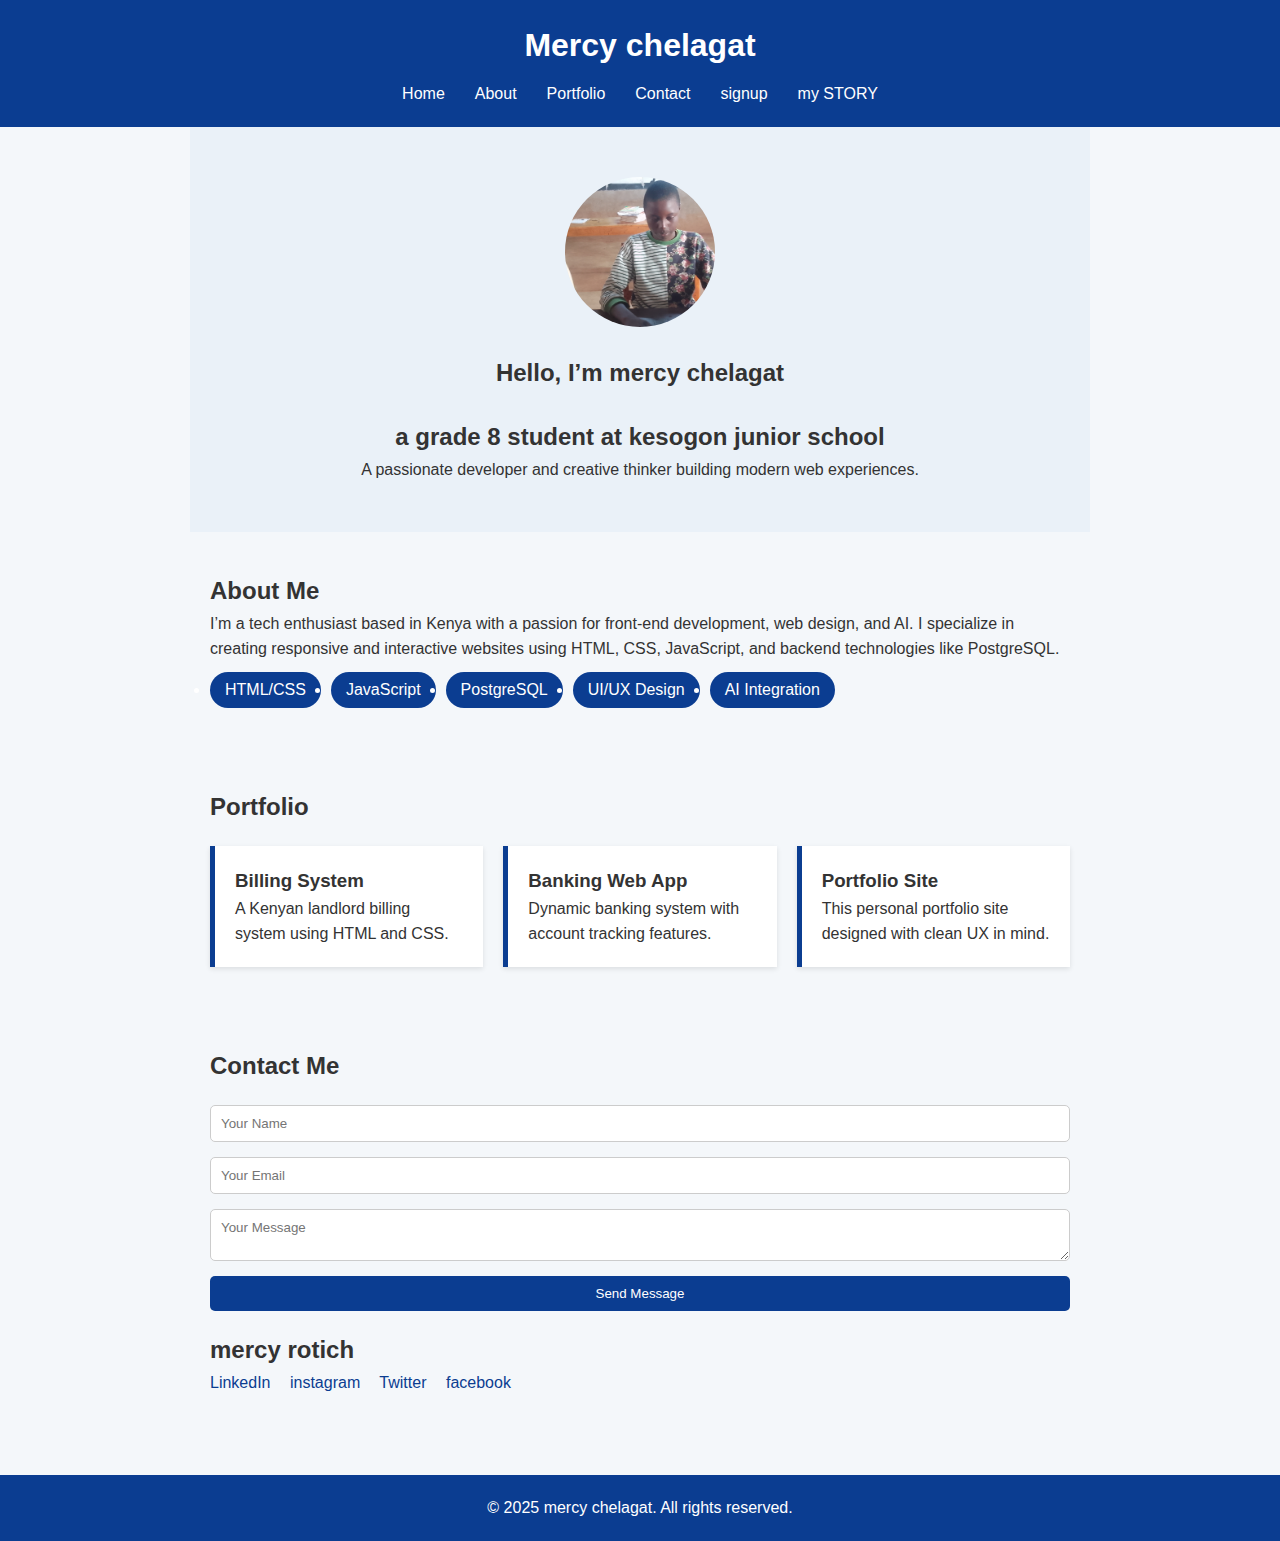
<file: index.html>
<!DOCTYPE html>
<html lang="en">
<head>
  <meta charset="UTF-8" />
  <meta name="viewport" content="width=device-width, initial-scale=1.0"/>
  <title>mercy chelagat | Portfolio</title>
  <link rel="stylesheet" href="style.css"/>
</head>
<body>
  <header>
    <h1>Mercy chelagat</h1>
    <nav>
      <ul>
        <li><a href="#home">Home</a></li>
        <li><a href="#about">About</a></li>
        <li><a href="#portfolio">Portfolio</a></li>
        <li><a href="#contact">Contact</a></li>
        <li><a href="signup.html">signup</a></li>
        <li><a href="mystory.html">my STORY</a></li>
      </ul>
    </nav>
  </header>

  <section id="home" class="hero">
    <img src="ch4.jpg" alt="mercy chelagat" class="profile-pic"/>
    <h2>Hello, I’m mercy chelagat</h2><br>
      <h2>a grade 8 student at kesogon junior school </h2>
    <p>A passionate developer and creative thinker building modern web experiences.</p>
  </section>

  <section id="about">
    <h2>About Me</h2>
    <p>I’m a tech enthusiast based in Kenya with a passion for front-end development, web design, and AI. I specialize in creating responsive and interactive websites using HTML, CSS, JavaScript, and backend technologies like PostgreSQL.</p>
    <ul class="skills">
      <li>HTML/CSS</li>
      <li>JavaScript</li>
      <li>PostgreSQL</li>
      <li>UI/UX Design</li>
      <li>AI Integration</li>
    </ul>
  </section>

  <section id="portfolio">
    <h2>Portfolio</h2>
    <div class="projects">
      <div class="project-card">
        <h3>Billing System</h3>
        <p>A Kenyan landlord billing system using HTML and CSS.</p>
      </div>
      <div class="project-card">
        <h3>Banking Web App</h3>
        <p>Dynamic banking system with account tracking features.</p>
      </div>
      <div class="project-card">
        <h3>Portfolio Site</h3>
        <p>This personal portfolio site designed with clean UX in mind.</p>
      </div>
    </div>
  </section>

  <section id="contact">
    <h2>Contact Me</h2>
    <form action="#">
      <input type="text" placeholder="Your Name" required />
      <input type="email" placeholder="Your Email" required />
      <textarea placeholder="Your Message" required></textarea>
      <button type="submit">Send Message</button>
    </form>
    <div class="social-links">
       <h2>mercy rotich</h2>
      <a href="#">LinkedIn</a>
      <a href="#">instagram</a>
      <a href="#">Twitter</a>
      <a href="#">facebook</a>
    </div>
  </section>

  <footer>
    <p>&copy; 2025 mercy chelagat. All rights reserved.</p>
  </footer>
</body>
</html>
</file>
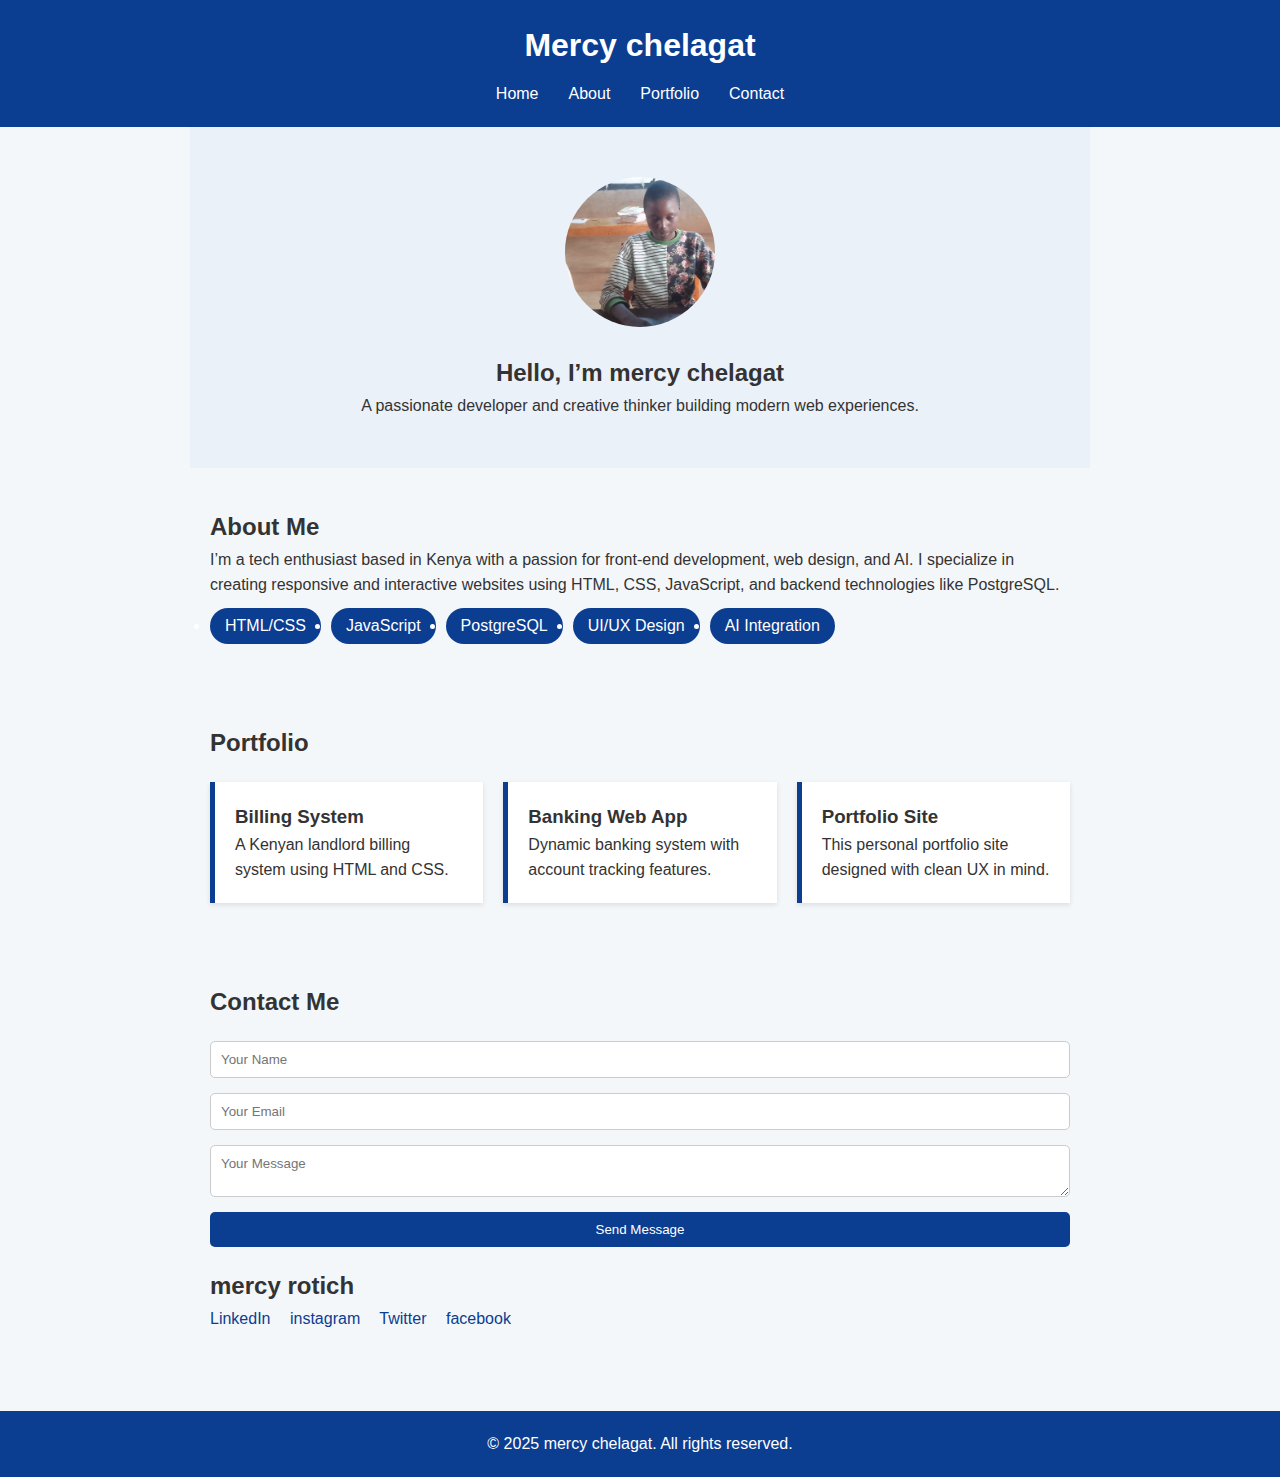
<file: .github/workflows/index.html>
<!DOCTYPE html>
<html lang="en">
<head>
  <meta charset="UTF-8" />
  <meta name="viewport" content="width=device-width, initial-scale=1.0"/>
  <title>mercy chelagat | Portfolio</title>
  <link rel="stylesheet" href="style.css"/>
</head>
<body>
  <header>
    <h1>Mercy chelagat</h1>
    <nav>
      <ul>
        <li><a href="#home">Home</a></li>
        <li><a href="#about">About</a></li>
        <li><a href="#portfolio">Portfolio</a></li>
        <li><a href="#contact">Contact</a></li>
      </ul>
    </nav>
  </header>

  <section id="home" class="hero">
    <img src="ch4.jpg" alt="mercy chelagat" class="profile-pic"/>
    <h2>Hello, I’m mercy chelagat</h2>
    <p>A passionate developer and creative thinker building modern web experiences.</p>
  </section>

  <section id="about">
    <h2>About Me</h2>
    <p>I’m a tech enthusiast based in Kenya with a passion for front-end development, web design, and AI. I specialize in creating responsive and interactive websites using HTML, CSS, JavaScript, and backend technologies like PostgreSQL.</p>
    <ul class="skills">
      <li>HTML/CSS</li>
      <li>JavaScript</li>
      <li>PostgreSQL</li>
      <li>UI/UX Design</li>
      <li>AI Integration</li>
    </ul>
  </section>

  <section id="portfolio">
    <h2>Portfolio</h2>
    <div class="projects">
      <div class="project-card">
        <h3>Billing System</h3>
        <p>A Kenyan landlord billing system using HTML and CSS.</p>
      </div>
      <div class="project-card">
        <h3>Banking Web App</h3>
        <p>Dynamic banking system with account tracking features.</p>
      </div>
      <div class="project-card">
        <h3>Portfolio Site</h3>
        <p>This personal portfolio site designed with clean UX in mind.</p>
      </div>
    </div>
  </section>

  <section id="contact">
    <h2>Contact Me</h2>
    <form action="#">
      <input type="text" placeholder="Your Name" required />
      <input type="email" placeholder="Your Email" required />
      <textarea placeholder="Your Message" required></textarea>
      <button type="submit">Send Message</button>
    </form>
    <div class="social-links">
       <h2>mercy rotich</h2>
      <a href="#">LinkedIn</a>
      <a href="#">instagram</a>
      <a href="#">Twitter</a>
      <a href="#">facebook</a>
    </div>
  </section>

  <footer>
    <p>&copy; 2025 mercy chelagat. All rights reserved.</p>
  </footer>
</body>
</html>
</file>
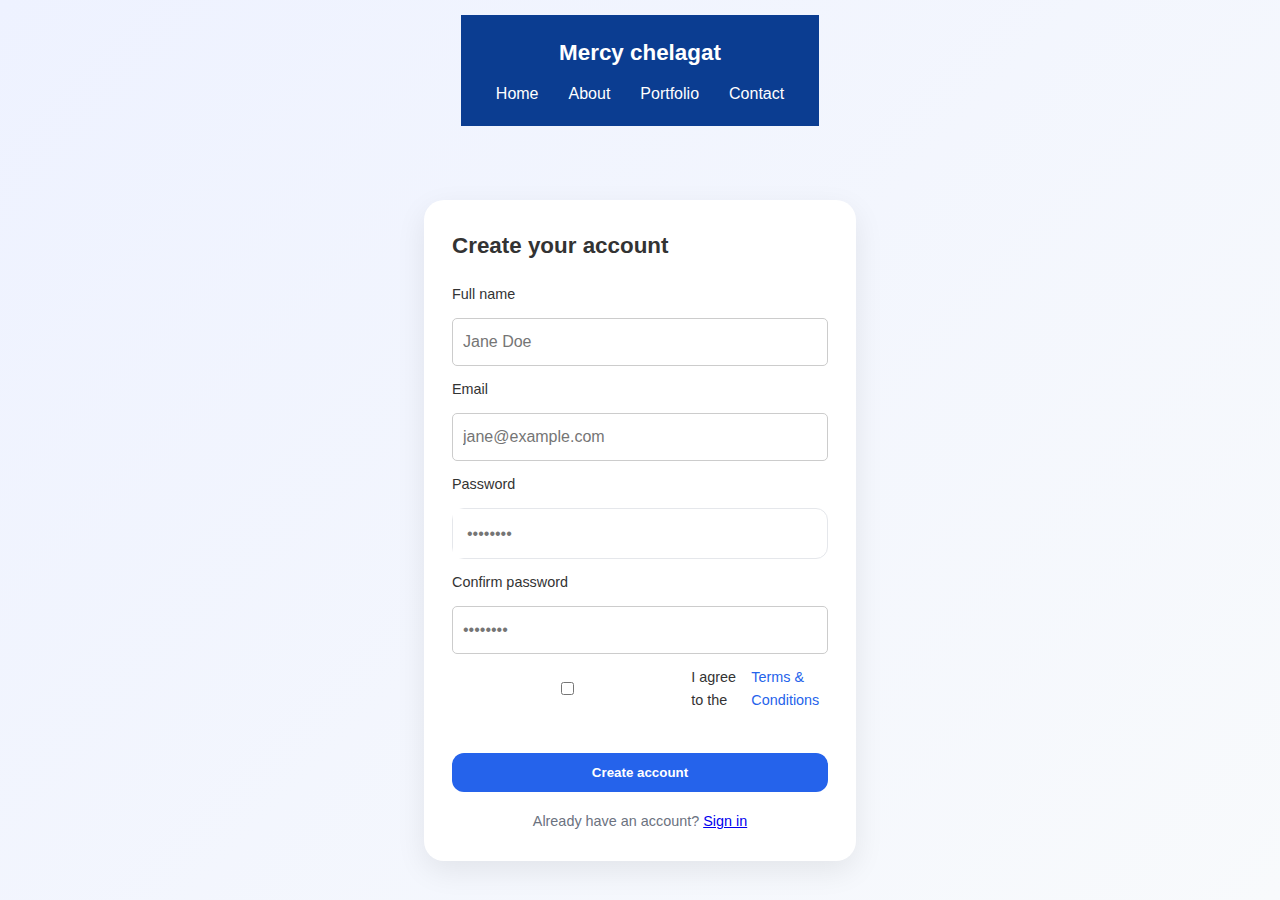
<file: signup.html>
<!-- index.html -->
<!doctype html>
<html lang="en">
<head>
  <meta charset="utf-8" />
  <meta name="viewport" content="width=device-width, initial-scale=1" />
  <title>Sign Up</title>
  <link rel="stylesheet" href="styles.css" />
  <link rel="stylesheet" href="style.css" />
</head>

<body>
  <header>
    <h1>Mercy chelagat</h1>
    <nav>
      <ul>
        <li><a href="index.html">Home</a></li>
        <li><a href="#about">About</a></li>
        <li><a href="#portfolio">Portfolio</a></li>
        <li><a href="#contact">Contact</a></li>
         
      </ul>
    </nav>
  </header>


  <main class="wrap">
    <form class="card" novalidate>
      <h1>Create your account</h1>

      <label for="name">Full name</label>
      <input id="name" name="name" type="text" placeholder="Jane Doe" required />

      <label for="email">Email</label>
      <input id="email" name="email" type="email" placeholder="jane@example.com" required />

      <label for="password">Password</label>
      <div class="password">
        <input id="password" name="password" type="password" placeholder="••••••••" required minlength="8" />
        <button class="toggle" type="button" aria-label="Show password">👁</button>
      </div>

      <label for="confirm">Confirm password</label>
      <input id="confirm" name="confirm" type="password" placeholder="••••••••" required minlength="8" />

      <label class="terms">
        <input type="checkbox" id="terms" required />
        I agree to the <a href="#">Terms & Conditions</a>
      </label>

      <p class="error" aria-live="polite"></p>

      <button class="primary" type="submit">Create account</button>
      <p class="muted">Already have an account? <a href="#">Sign in</a></p>
    </form>
  </main>

  <script>
    const form = document.querySelector('form');
    const err = document.querySelector('.error');
    const pass = document.getElementById('password');
    const confirm = document.getElementById('confirm');
    document.querySelector('.toggle').onclick = () => {
      pass.type = pass.type === 'password' ? 'text' : 'password';
    };
    form.addEventListener('submit', e => {
      e.preventDefault();
      err.textContent = '';
      const okLen = pass.value.length >= 8;
      const okMix = /[A-Za-z]/.test(pass.value) && /\d/.test(pass.value);
      if (!okLen || !okMix) {
        err.textContent = 'Password must be at least 8 characters and include letters and numbers.';
        return;
      }
      if (pass.value !== confirm.value) {
        err.textContent = 'Passwords do not match.';
        return;
      }
      form.querySelector('.primary').textContent = 'Creating...';
      form.querySelector('.primary').disabled = true;
      setTimeout(() => {
        err.textContent = '✅ Account created successfully.';
        form.querySelector('.primary').textContent = 'Create account';
        form.querySelector('.primary').disabled = false;
        form.reset();
      }, 800);
    });
  </script>
</body>
</html>
</file>
<file: style.css>
* {
  box-sizing: border-box;
  margin: 0;
  padding: 0;
  font-family: 'Segoe UI', sans-serif;
}

body {
  background-color: #f4f7fa;
  color: #333;
  line-height: 1.6;
}

header {
  background-color: #0b3d91;
  color: #fff;
  padding: 20px;
  text-align: center;
}

header nav ul {
  list-style: none;
  display: flex;
  justify-content: center;
  margin-top: 10px;
}

header nav ul li {
  margin: 0 15px;
}

header nav ul li a {
  color: #fff;
  text-decoration: none;
}

.hero {
  text-align: center;
  padding: 50px 20px;
  background-color: #eaf1f8;
}

.profile-pic {
  width: 150px;
  height: 150px;
  border-radius: 50%;
  object-fit: cover;
  margin-bottom: 20px;
}

section {
  padding: 40px 20px;
  max-width: 900px;
  margin: auto;
}

.skills {
  display: flex;
  flex-wrap: wrap;
  gap: 10px;
  margin-top: 10px;
}

.skills li {
  background: #0b3d91;
  color: #fff;
  padding: 5px 15px;
  border-radius: 20px;
}

.projects {
  display: grid;
  grid-template-columns: repeat(auto-fit, minmax(250px, 1fr));
  gap: 20px;
  margin-top: 20px;
}

.project-card {
  background-color: #fff;
  padding: 20px;
  border-left: 5px solid #0b3d91;
  box-shadow: 0 2px 5px rgba(0,0,0,0.1);
}

form {
  display: flex;
  flex-direction: column;
  gap: 15px;
  margin-top: 20px;
}

form input,
form textarea {
  padding: 10px;
  border: 1px solid #ccc;
  border-radius: 5px;
}

form button {
  background-color: #0b3d91;
  color: #fff;
  border: none;
  padding: 10px;
  border-radius: 5px;
  cursor: pointer;
}

.social-links {
  margin-top: 20px;
}

.social-links a {
  margin-right: 15px;
  color: #0b3d91;
  text-decoration: none;
}

footer {
  background-color: #0b3d91;
  color: #fff;
  text-align: center;
  padding: 20px;
  margin-top: 40px;
}
</file>
<file: .github/workflows/style.css>
* {
  box-sizing: border-box;
  margin: 0;
  padding: 0;
  font-family: 'Segoe UI', sans-serif;
}

body {
  background-color: #f4f7fa;
  color: #333;
  line-height: 1.6;
}

header {
  background-color: #0b3d91;
  color: #fff;
  padding: 20px;
  text-align: center;
}

header nav ul {
  list-style: none;
  display: flex;
  justify-content: center;
  margin-top: 10px;
}

header nav ul li {
  margin: 0 15px;
}

header nav ul li a {
  color: #fff;
  text-decoration: none;
}

.hero {
  text-align: center;
  padding: 50px 20px;
  background-color: #eaf1f8;
}

.profile-pic {
  width: 150px;
  height: 150px;
  border-radius: 50%;
  object-fit: cover;
  margin-bottom: 20px;
}

section {
  padding: 40px 20px;
  max-width: 900px;
  margin: auto;
}

.skills {
  display: flex;
  flex-wrap: wrap;
  gap: 10px;
  margin-top: 10px;
}

.skills li {
  background: #0b3d91;
  color: #fff;
  padding: 5px 15px;
  border-radius: 20px;
}

.projects {
  display: grid;
  grid-template-columns: repeat(auto-fit, minmax(250px, 1fr));
  gap: 20px;
  margin-top: 20px;
}

.project-card {
  background-color: #fff;
  padding: 20px;
  border-left: 5px solid #0b3d91;
  box-shadow: 0 2px 5px rgba(0,0,0,0.1);
}

form {
  display: flex;
  flex-direction: column;
  gap: 15px;
  margin-top: 20px;
}

form input,
form textarea {
  padding: 10px;
  border: 1px solid #ccc;
  border-radius: 5px;
}

form button {
  background-color: #0b3d91;
  color: #fff;
  border: none;
  padding: 10px;
  border-radius: 5px;
  cursor: pointer;
}

.social-links {
  margin-top: 20px;
}

.social-links a {
  margin-right: 15px;
  color: #0b3d91;
  text-decoration: none;
}

footer {
  background-color: #0b3d91;
  color: #fff;
  text-align: center;
  padding: 20px;
  margin-top: 40px;
}
</file>
<file: styles.css>
/* styles.css */
:root{
  --bg: #f6f7fb;
  --card:#ffffff;
  --text:#1f2937;
  --primary:#2563eb;
  --muted:#6b7280;
  --ring:#93c5fd;
}
*{box-sizing:border-box}
body{
  margin:0; font-family:system-ui,Segoe UI,Roboto,Ubuntu,Helvetica,Arial,sans-serif;
  color:var(--text); background:linear-gradient(135deg,#eef2ff, #f8fafc);
  min-height:100svh; display:grid; place-items:center;
}
.wrap{width:min(92vw,480px); padding:24px}
.card{
  background:var(--card); border-radius:20px; padding:28px; box-shadow:0 10px 30px rgba(0,0,0,.08);
  display:grid; gap:12px;
}
h1{margin:0 0 8px; font-size:1.4rem}
label{font-size:.9rem}
input, .password{
  width:100%; padding:12px 14px; border:1px solid #e5e7eb; border-radius:12px; background:#fff;
  outline:none; font:inherit;
}
.password{display:flex; align-items:center; gap:8px; padding:0}
.password input{border:none; flex:1; padding:12px 14px}
.password .toggle{
  border:none; background:transparent; cursor:pointer; padding:0 12px; font-size:1rem;
}
input:focus, .password:focus-within{border-color:var(--ring); box-shadow:0 0 0 3px color-mix(in oklab, var(--ring), transparent 70%)}
.terms{display:flex; align-items:center; gap:8px; font-size:.9rem}
.terms a{color:var(--primary); text-decoration:none}
.terms a:hover{text-decoration:underline}
.primary{
  border:none; background:var(--primary); color:#fff; padding:12px 16px; border-radius:12px;
  cursor:pointer; font-weight:600; transition:transform .15s ease;
}
.primary:disabled{opacity:.7; cursor:not-allowed}
.primary:hover{transform:translateY(-1px)}
.muted{color:var(--muted); font-size:.9rem; text-align:center; margin:6px 0 0}
.error{min-height:1.2em; color:#b91c1c; font-size:.9rem}
@media (prefers-reduced-motion:no-preference){
  .card{transition:box-shadow .2s ease, transform .2s ease}
  .card:hover{transform:translateY(-1px); box-shadow:0 14px 40px rgba(0,0,0,.10)}
}
</file>
